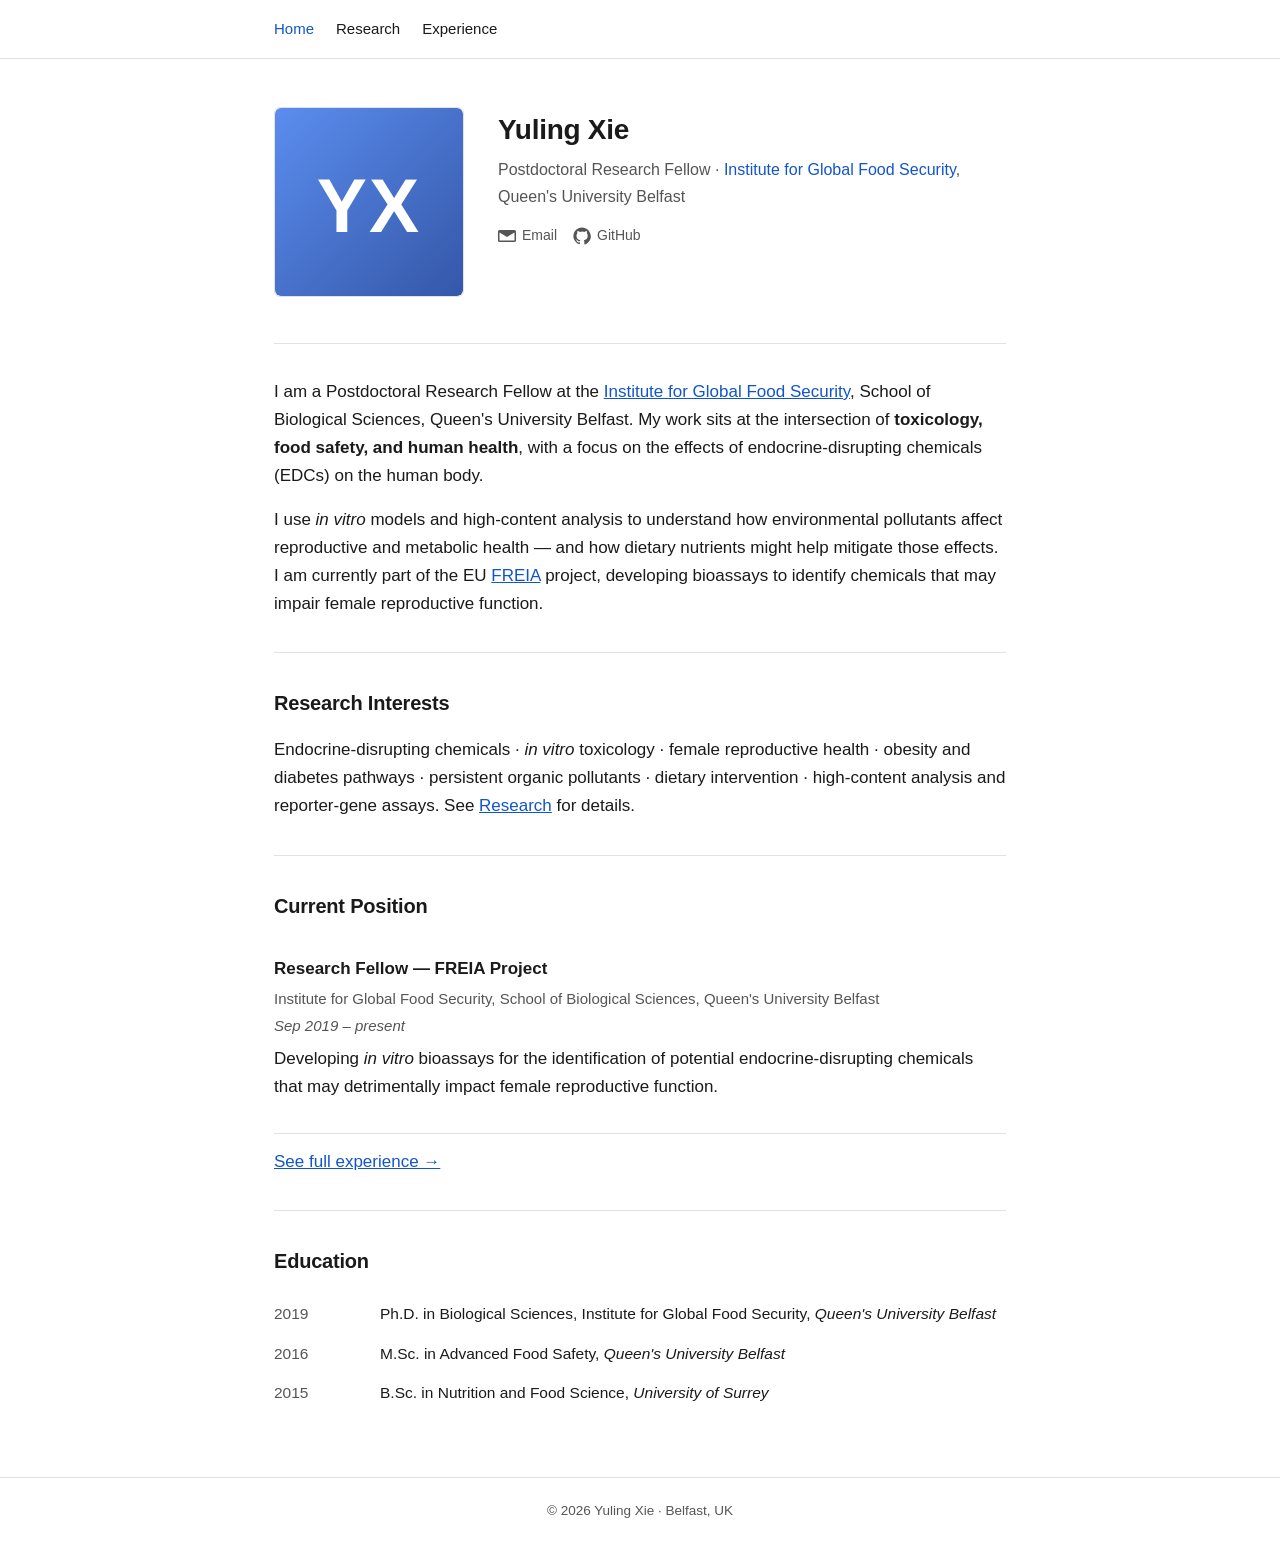
<file: index.html>
<!DOCTYPE html>
<html lang="en">
<head>
  <meta charset="UTF-8" />
  <meta name="viewport" content="width=device-width, initial-scale=1.0" />
  <title>Yuling Xie</title>
  <meta name="description" content="Yuling Xie — Postdoctoral Research Fellow in toxicology at the Institute for Global Food Security, Queen's University Belfast." />
  <link rel="stylesheet" href="style.css" />
  <link rel="icon" href="assets/profile.svg" type="image/svg+xml" />
</head>
<body>

  <!-- ===================== NAV ===================== -->
  <nav class="nav">
    <div class="container">
      <div class="nav-left">
        <a href="index.html" class="active">Home</a>
        <a href="research.html">Research</a>
        <a href="experience.html">Experience</a>
      </div>
    </div>
  </nav>

  <div class="container">
    <!-- ===================== HERO / BIO ===================== -->
    <header class="hero">
      <div class="hero-photo">
        <!-- To use a real photo: drop a file at assets/profile.jpg and change src below -->
        <img src="assets/profile.svg" alt="Portrait of Yuling Xie" />
      </div>

      <div class="hero-body">
        <h1>Yuling Xie</h1>
        <p class="role">
          Postdoctoral Research Fellow ·
          <a href="https://www.qub.ac.uk/institutes/global-food-security/">Institute for Global Food Security</a>,
          Queen's University Belfast
        </p>

        <div class="socials">
          <a href="mailto:yuling.xie@qub.ac.uk" title="Email">
            <svg viewBox="0 0 24 24"><path d="M2 4h20a2 2 0 0 1 2 2v12a2 2 0 0 1-2 2H2a2 2 0 0 1-2-2V6a2 2 0 0 1 2-2zm10 7L2.5 6h19L12 11zm0 2.2L2 7.3V18h20V7.3l-10 5.9z"/></svg>
            Email
          </a>
          <a href="https://github.com/Cher-Dou" title="GitHub">
            <svg viewBox="0 0 24 24"><path d="M12 .5C5.7.5.5 5.7.5 12c0 5.1 3.3 9.4 7.9 10.9.6.1.8-.2.8-.5v-2c-3.2.7-3.9-1.4-3.9-1.4-.5-1.3-1.3-1.7-1.3-1.7-1-.7.1-.7.1-.7 1.2.1 1.8 1.2 1.8 1.2 1 1.8 2.7 1.3 3.4 1 .1-.7.4-1.3.7-1.6-2.6-.3-5.3-1.3-5.3-5.7 0-1.3.5-2.3 1.2-3.1-.1-.3-.5-1.5.1-3.1 0 0 1-.3 3.3 1.2a11 11 0 0 1 6 0C17.3 5 18.3 5.3 18.3 5.3c.6 1.6.2 2.8.1 3.1.8.8 1.2 1.8 1.2 3.1 0 4.4-2.7 5.4-5.3 5.7.4.4.8 1.1.8 2.2v3.3c0 .3.2.6.8.5 4.6-1.5 7.9-5.8 7.9-10.9C23.5 5.7 18.3.5 12 .5z"/></svg>
            GitHub
          </a>
          <!-- Optional: add your Google Scholar / LinkedIn URLs and uncomment
          <a href="https://scholar.google.com/citations?user=YOUR_ID" title="Google Scholar">
            <svg viewBox="0 0 24 24"><path d="M12 3L1 9l11 6 9-4.9V17h2V9L12 3zM6 13.2v3.3c0 1.7 2.7 3 6 3s6-1.3 6-3v-3.3l-6 3.3-6-3.3z"/></svg>
            Scholar
          </a>
          <a href="https://www.linkedin.com/in/YOUR_HANDLE" title="LinkedIn">
            <svg viewBox="0 0 24 24"><path d="M4.98 3.5A2.5 2.5 0 1 1 0 3.5a2.5 2.5 0 0 1 4.98 0zM.5 8h4V24h-4V8zM8 8h3.8v2.2h.05c.53-1 1.83-2.2 3.77-2.2C19.6 8 21 10 21 13.5V24h-4v-9c0-2.1-.75-3.5-2.6-3.5-1.4 0-2.2.95-2.6 1.9-.13.33-.16.8-.16 1.26V24H8V8z"/></svg>
            LinkedIn
          </a>
          -->
        </div>
      </div>
    </header>

    <hr />

    <main>
      <!-- ===================== BIO ===================== -->
      <section class="bio">
        <p>
          I am a Postdoctoral Research Fellow at the
          <a href="https://www.qub.ac.uk/institutes/global-food-security/">Institute for Global Food Security</a>,
          School of Biological Sciences, Queen's University Belfast. My work sits at the
          intersection of <strong>toxicology, food safety, and human health</strong>,
          with a focus on the effects of endocrine-disrupting chemicals (EDCs) on the
          human body.
        </p>
        <p>
          I use <em>in vitro</em> models and high-content analysis to understand how
          environmental pollutants affect reproductive and metabolic health — and how
          dietary nutrients might help mitigate those effects. I am currently part of the
          EU <a href="https://www.freiaproject.eu/">FREIA</a> project, developing
          bioassays to identify chemicals that may impair female reproductive function.
        </p>
      </section>

      <hr />

      <!-- ===================== RESEARCH INTERESTS ===================== -->
      <section>
        <h2>Research Interests</h2>
        <p>
          Endocrine-disrupting chemicals · <em>in vitro</em> toxicology · female
          reproductive health · obesity and diabetes pathways · persistent organic
          pollutants · dietary intervention · high-content analysis and reporter-gene
          assays. See <a href="research.html">Research</a> for details.
        </p>
      </section>

      <hr />

      <!-- ===================== SELECTED EXPERIENCE ===================== -->
      <section>
        <h2>Current Position</h2>
        <div class="pub">
          <div class="pub-body">
            <p class="pub-title">Research Fellow — FREIA Project</p>
            <p class="pub-authors">Institute for Global Food Security, School of Biological Sciences, Queen's University Belfast</p>
            <p class="pub-venue">Sep 2019 – present</p>
            <p>
              Developing <em>in vitro</em> bioassays for the identification of potential
              endocrine-disrupting chemicals that may detrimentally impact female
              reproductive function.
            </p>
          </div>
        </div>
        <p style="margin-top:14px;"><a href="experience.html">See full experience →</a></p>
      </section>

      <hr />

      <!-- ===================== EDUCATION ===================== -->
      <section>
        <h2>Education</h2>
        <ul class="news">
          <li><span class="date">2019</span><span>Ph.D. in Biological Sciences, Institute for Global Food Security, <em>Queen's University Belfast</em></span></li>
          <li><span class="date">2016</span><span>M.Sc. in Advanced Food Safety, <em>Queen's University Belfast</em></span></li>
          <li><span class="date">2015</span><span>B.Sc. in Nutrition and Food Science, <em>University of Surrey</em></span></li>
        </ul>
      </section>
    </main>
  </div>

  <footer>
    <div class="container">
      © <span id="year">2026</span> Yuling Xie · Belfast, UK
    </div>
  </footer>

  <script>document.getElementById('year').textContent = new Date().getFullYear();</script>
</body>
</html>
</file>
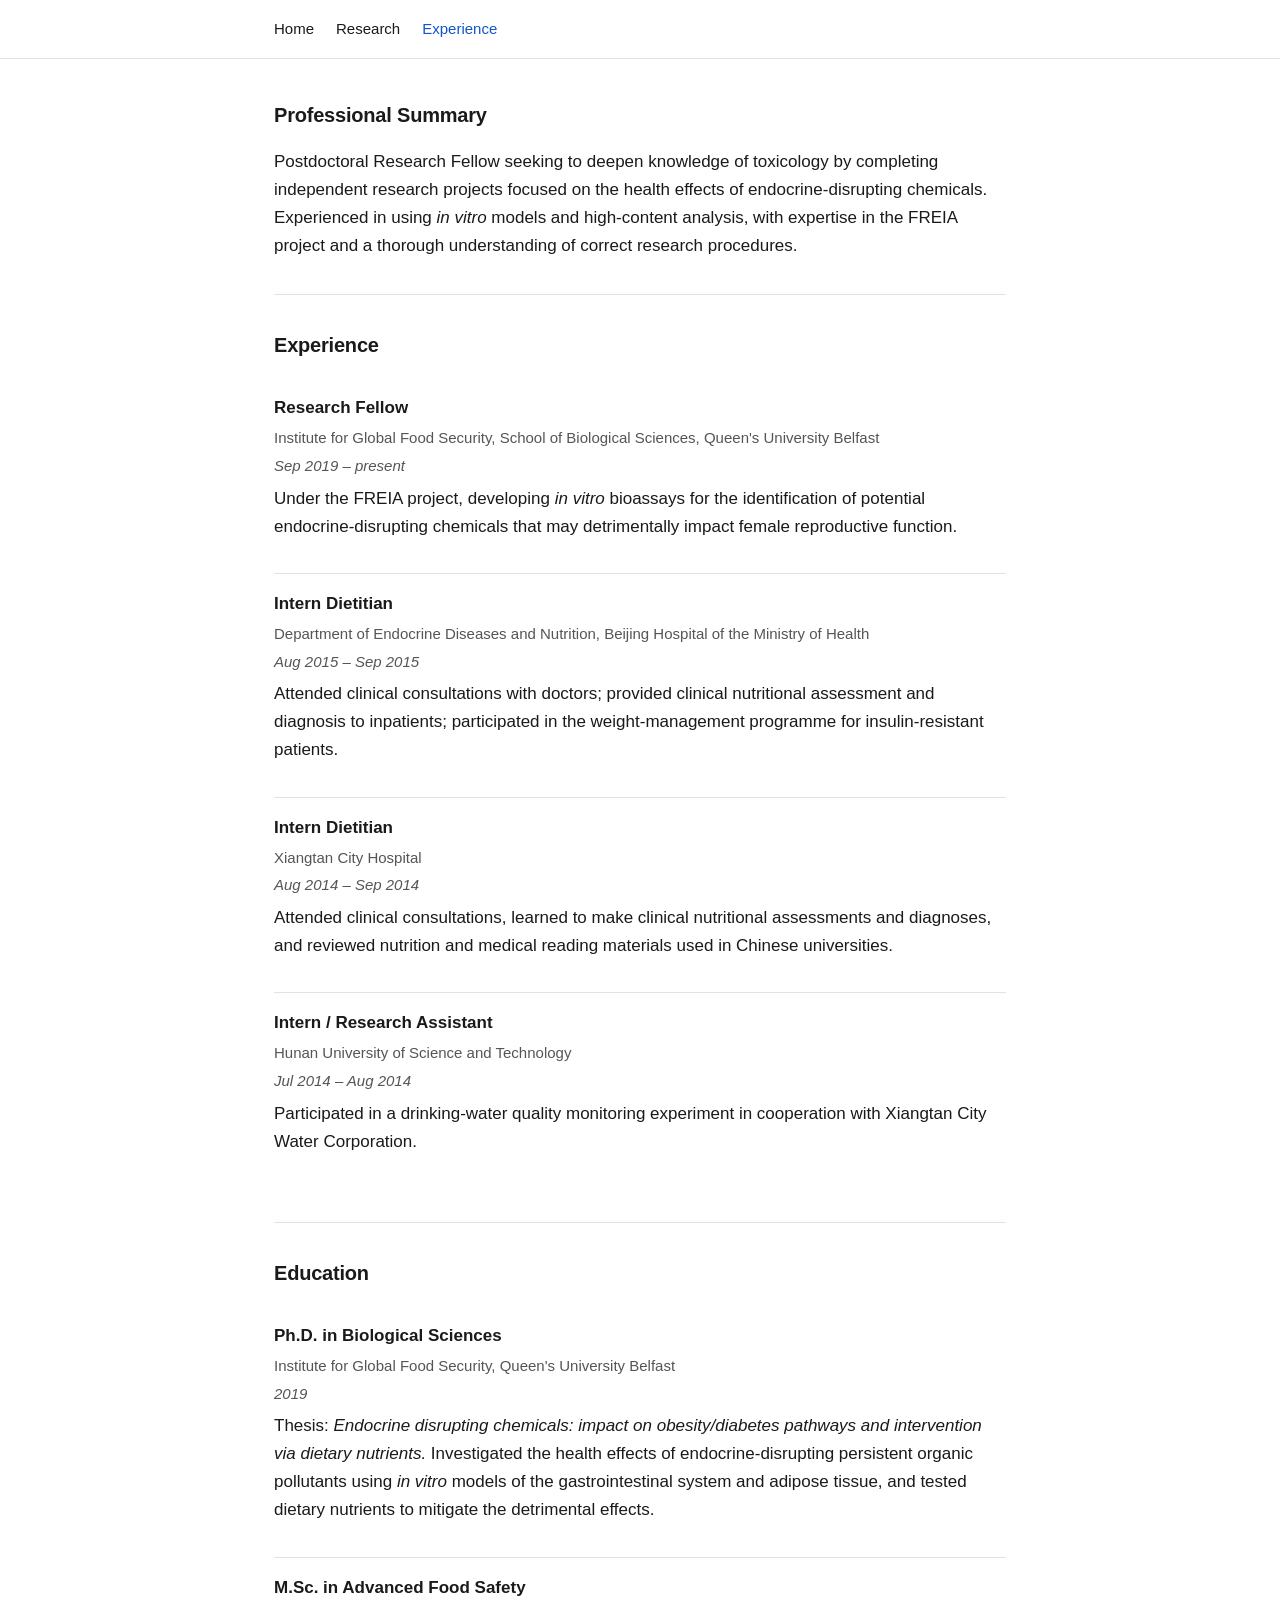
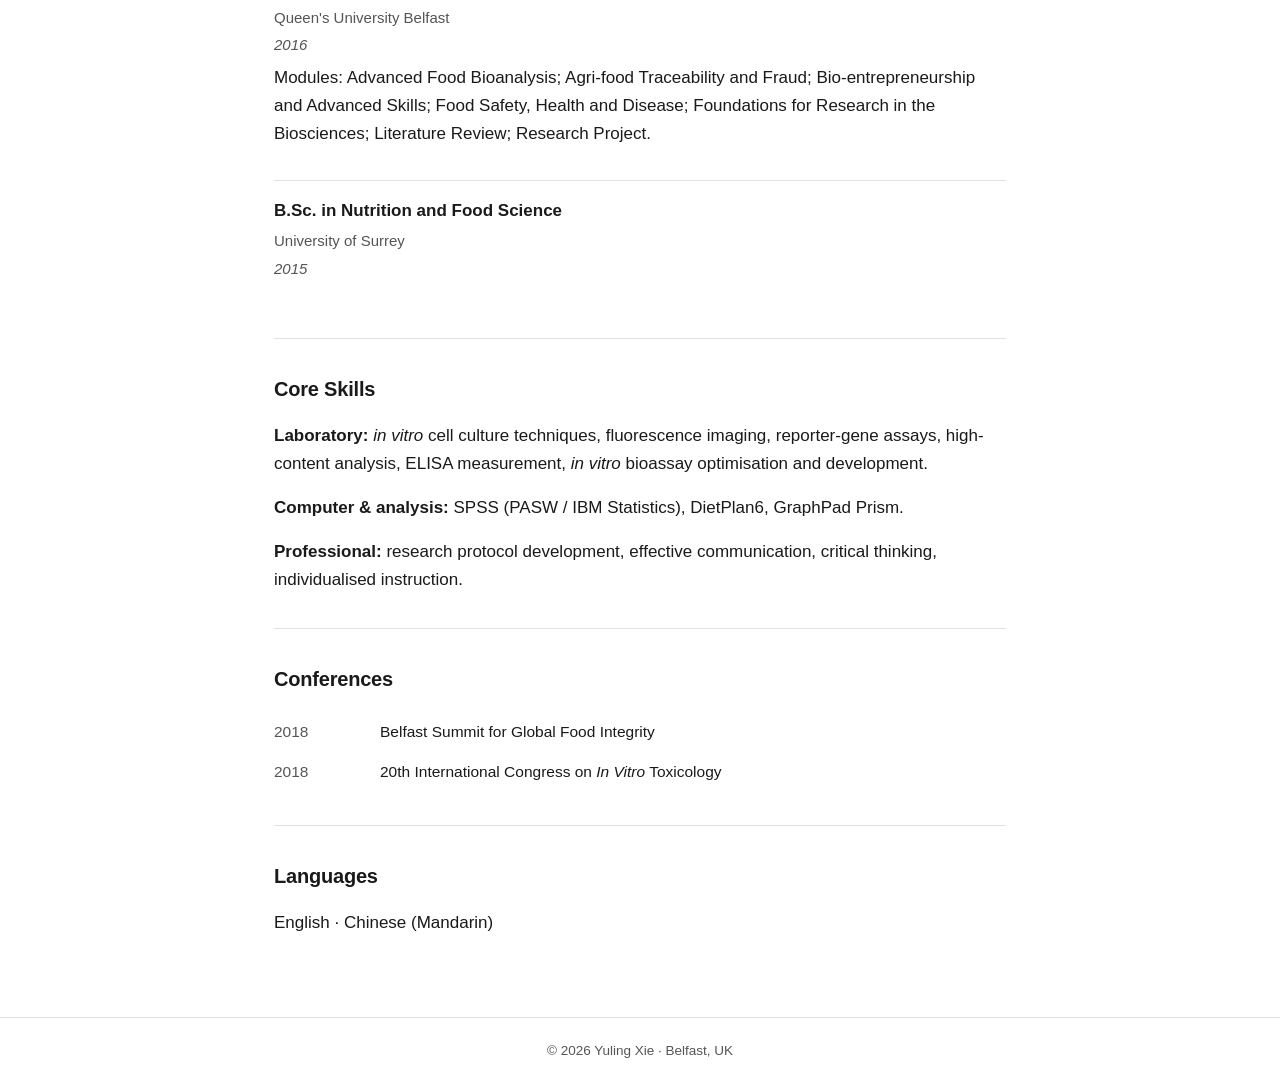
<file: experience.html>
<!DOCTYPE html>
<html lang="en">
<head>
  <meta charset="UTF-8" />
  <meta name="viewport" content="width=device-width, initial-scale=1.0" />
  <title>Experience — Yuling Xie</title>
  <meta name="description" content="Experience, education and skills of Yuling Xie." />
  <link rel="stylesheet" href="style.css" />
  <link rel="icon" href="assets/profile.svg" type="image/svg+xml" />
</head>
<body>

  <nav class="nav">
    <div class="container">
      <div class="nav-left">
        <a href="index.html">Home</a>
        <a href="research.html">Research</a>
        <a href="experience.html" class="active">Experience</a>
      </div>
    </div>
  </nav>

  <div class="container">
    <main style="padding-top:40px;">
      <section>
        <h2>Professional Summary</h2>
        <p>
          Postdoctoral Research Fellow seeking to deepen knowledge of toxicology by
          completing independent research projects focused on the health effects of
          endocrine-disrupting chemicals. Experienced in using <em>in vitro</em> models
          and high-content analysis, with expertise in the FREIA project and a thorough
          understanding of correct research procedures.
        </p>
      </section>

      <hr />

      <section>
        <h2>Experience</h2>

        <div class="pub">
          <div class="pub-body">
            <p class="pub-title">Research Fellow</p>
            <p class="pub-authors">Institute for Global Food Security, School of Biological Sciences, Queen's University Belfast</p>
            <p class="pub-venue">Sep 2019 – present</p>
            <p>Under the FREIA project, developing <em>in vitro</em> bioassays for the identification of potential endocrine-disrupting chemicals that may detrimentally impact female reproductive function.</p>
          </div>
        </div>

        <div class="pub">
          <div class="pub-body">
            <p class="pub-title">Intern Dietitian</p>
            <p class="pub-authors">Department of Endocrine Diseases and Nutrition, Beijing Hospital of the Ministry of Health</p>
            <p class="pub-venue">Aug 2015 – Sep 2015</p>
            <p>Attended clinical consultations with doctors; provided clinical nutritional assessment and diagnosis to inpatients; participated in the weight-management programme for insulin-resistant patients.</p>
          </div>
        </div>

        <div class="pub">
          <div class="pub-body">
            <p class="pub-title">Intern Dietitian</p>
            <p class="pub-authors">Xiangtan City Hospital</p>
            <p class="pub-venue">Aug 2014 – Sep 2014</p>
            <p>Attended clinical consultations, learned to make clinical nutritional assessments and diagnoses, and reviewed nutrition and medical reading materials used in Chinese universities.</p>
          </div>
        </div>

        <div class="pub">
          <div class="pub-body">
            <p class="pub-title">Intern / Research Assistant</p>
            <p class="pub-authors">Hunan University of Science and Technology</p>
            <p class="pub-venue">Jul 2014 – Aug 2014</p>
            <p>Participated in a drinking-water quality monitoring experiment in cooperation with Xiangtan City Water Corporation.</p>
          </div>
        </div>
      </section>

      <hr />

      <section>
        <h2>Education</h2>

        <div class="pub">
          <div class="pub-body">
            <p class="pub-title">Ph.D. in Biological Sciences</p>
            <p class="pub-authors">Institute for Global Food Security, Queen's University Belfast</p>
            <p class="pub-venue">2019</p>
            <p>Thesis: <em>Endocrine disrupting chemicals: impact on obesity/diabetes pathways and intervention via dietary nutrients.</em> Investigated the health effects of endocrine-disrupting persistent organic pollutants using <em>in vitro</em> models of the gastrointestinal system and adipose tissue, and tested dietary nutrients to mitigate the detrimental effects.</p>
          </div>
        </div>

        <div class="pub">
          <div class="pub-body">
            <p class="pub-title">M.Sc. in Advanced Food Safety</p>
            <p class="pub-authors">Queen's University Belfast</p>
            <p class="pub-venue">2016</p>
            <p>Modules: Advanced Food Bioanalysis; Agri-food Traceability and Fraud; Bio-entrepreneurship and Advanced Skills; Food Safety, Health and Disease; Foundations for Research in the Biosciences; Literature Review; Research Project.</p>
          </div>
        </div>

        <div class="pub">
          <div class="pub-body">
            <p class="pub-title">B.Sc. in Nutrition and Food Science</p>
            <p class="pub-authors">University of Surrey</p>
            <p class="pub-venue">2015</p>
          </div>
        </div>
      </section>

      <hr />

      <section>
        <h2>Core Skills</h2>
        <p><strong>Laboratory:</strong> <em>in vitro</em> cell culture techniques, fluorescence imaging, reporter-gene assays, high-content analysis, ELISA measurement, <em>in vitro</em> bioassay optimisation and development.</p>
        <p><strong>Computer &amp; analysis:</strong> SPSS (PASW / IBM Statistics), DietPlan6, GraphPad Prism.</p>
        <p><strong>Professional:</strong> research protocol development, effective communication, critical thinking, individualised instruction.</p>
      </section>

      <hr />

      <section>
        <h2>Conferences</h2>
        <ul class="news">
          <li><span class="date">2018</span><span>Belfast Summit for Global Food Integrity</span></li>
          <li><span class="date">2018</span><span>20th International Congress on <em>In Vitro</em> Toxicology</span></li>
        </ul>
      </section>

      <hr />

      <section>
        <h2>Languages</h2>
        <p>English · Chinese (Mandarin)</p>
      </section>
    </main>
  </div>

  <footer>
    <div class="container">
      © <span id="year">2026</span> Yuling Xie · Belfast, UK
    </div>
  </footer>

  <script>document.getElementById('year').textContent = new Date().getFullYear();</script>
</body>
</html>
</file>
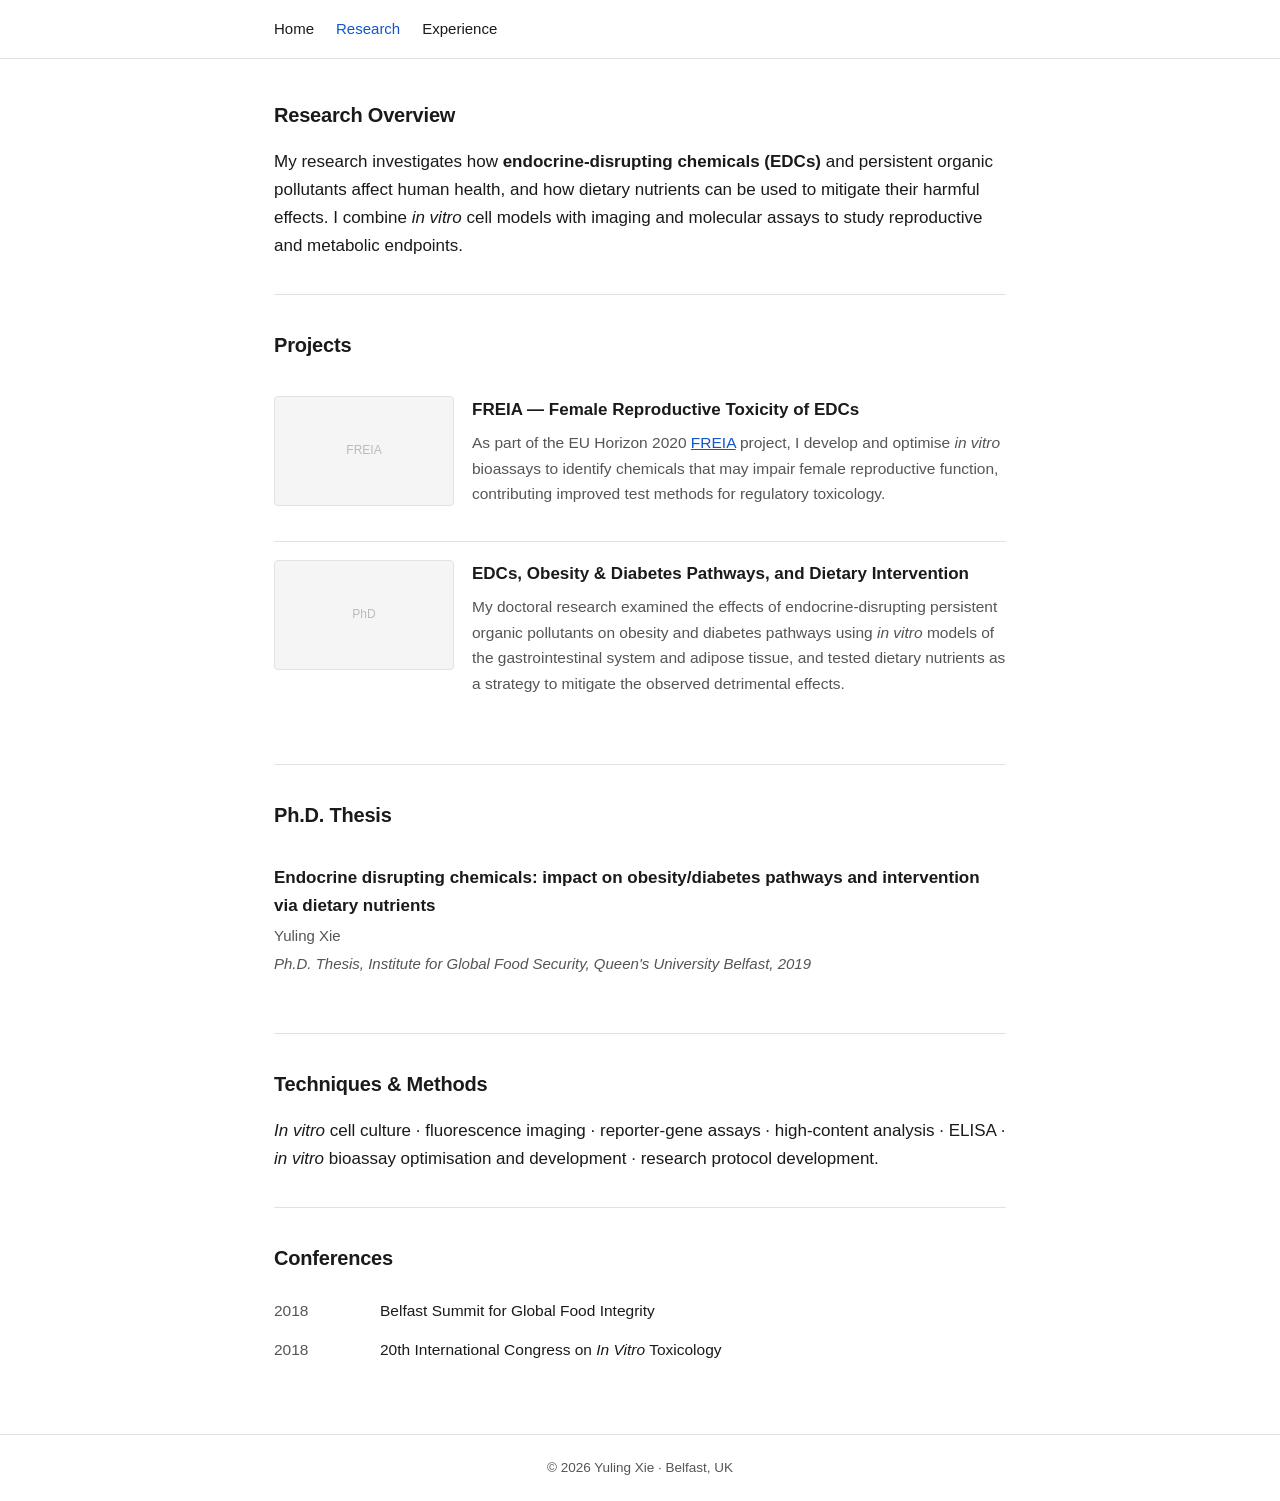
<file: research.html>
<!DOCTYPE html>
<html lang="en">
<head>
  <meta charset="UTF-8" />
  <meta name="viewport" content="width=device-width, initial-scale=1.0" />
  <title>Research — Yuling Xie</title>
  <meta name="description" content="Research of Yuling Xie on endocrine-disrupting chemicals and in vitro toxicology." />
  <link rel="stylesheet" href="style.css" />
  <link rel="icon" href="assets/profile.svg" type="image/svg+xml" />
</head>
<body>

  <nav class="nav">
    <div class="container">
      <div class="nav-left">
        <a href="index.html">Home</a>
        <a href="research.html" class="active">Research</a>
        <a href="experience.html">Experience</a>
      </div>
    </div>
  </nav>

  <div class="container">
    <main style="padding-top:40px;">
      <section>
        <h2>Research Overview</h2>
        <p>
          My research investigates how <strong>endocrine-disrupting chemicals (EDCs)</strong>
          and persistent organic pollutants affect human health, and how dietary
          nutrients can be used to mitigate their harmful effects. I combine
          <em>in vitro</em> cell models with imaging and molecular assays to study
          reproductive and metabolic endpoints.
        </p>
      </section>

      <hr />

      <section>
        <h2>Projects</h2>

        <div class="project">
          <div class="project-thumb"><div class="thumb-ph">FREIA</div></div>
          <div class="project-body">
            <h3>FREIA — Female Reproductive Toxicity of EDCs</h3>
            <p>
              As part of the EU Horizon 2020
              <a href="https://www.freiaproject.eu/">FREIA</a> project, I develop and
              optimise <em>in vitro</em> bioassays to identify chemicals that may impair
              female reproductive function, contributing improved test methods for
              regulatory toxicology.
            </p>
          </div>
        </div>

        <div class="project">
          <div class="project-thumb"><div class="thumb-ph">PhD</div></div>
          <div class="project-body">
            <h3>EDCs, Obesity &amp; Diabetes Pathways, and Dietary Intervention</h3>
            <p>
              My doctoral research examined the effects of endocrine-disrupting
              persistent organic pollutants on obesity and diabetes pathways using
              <em>in vitro</em> models of the gastrointestinal system and adipose tissue,
              and tested dietary nutrients as a strategy to mitigate the observed
              detrimental effects.
            </p>
          </div>
        </div>
      </section>

      <hr />

      <section>
        <h2>Ph.D. Thesis</h2>
        <div class="pub">
          <div class="pub-body">
            <p class="pub-title">Endocrine disrupting chemicals: impact on obesity/diabetes pathways and intervention via dietary nutrients</p>
            <p class="pub-authors">Yuling Xie</p>
            <p class="pub-venue">Ph.D. Thesis, Institute for Global Food Security, Queen's University Belfast, 2019</p>
          </div>
        </div>
      </section>

      <hr />

      <section>
        <h2>Techniques &amp; Methods</h2>
        <p>
          <em>In vitro</em> cell culture · fluorescence imaging · reporter-gene assays ·
          high-content analysis · ELISA · <em>in vitro</em> bioassay optimisation and
          development · research protocol development.
        </p>
      </section>

      <hr />

      <section>
        <h2>Conferences</h2>
        <ul class="news">
          <li><span class="date">2018</span><span>Belfast Summit for Global Food Integrity</span></li>
          <li><span class="date">2018</span><span>20th International Congress on <em>In Vitro</em> Toxicology</span></li>
        </ul>
      </section>
    </main>
  </div>

  <footer>
    <div class="container">
      © <span id="year">2026</span> Yuling Xie · Belfast, UK
    </div>
  </footer>

  <script>document.getElementById('year').textContent = new Date().getFullYear();</script>
</body>
</html>
</file>
<file: style.css>
/* ==========================================================================
   Cher-Dou — academic personal site
   Minimalist style inspired by yunlong-song.com
   ========================================================================== */

:root {
  --text: #1a1a1a;
  --text-soft: #555;
  --link: #1155cc;
  --link-hover: #0a3d91;
  --border: #e2e2e2;
  --bg: #ffffff;
  --accent: #f5f5f5;
  --maxw: 780px;
}

* { box-sizing: border-box; }

html { -webkit-text-size-adjust: 100%; }

body {
  margin: 0;
  background: var(--bg);
  color: var(--text);
  font-family: -apple-system, BlinkMacSystemFont, "Segoe UI", Roboto, Helvetica,
    Arial, "Helvetica Neue", sans-serif;
  font-size: 17px;
  line-height: 1.65;
  -webkit-font-smoothing: antialiased;
}

.container {
  max-width: var(--maxw);
  margin: 0 auto;
  padding: 0 24px;
}

/* ---------- Navigation ---------- */
.nav {
  border-bottom: 1px solid var(--border);
  background: var(--bg);
}
.nav .container {
  display: flex;
  align-items: center;
  justify-content: space-between;
  height: 58px;
}
.nav a {
  color: var(--text);
  text-decoration: none;
  margin-right: 22px;
  font-size: 15px;
  font-weight: 500;
}
.nav a:last-child { margin-right: 0; }
.nav a:hover { color: var(--link); }
.nav a.active { color: var(--link); }
.nav-left { display: flex; align-items: center; }
.nav-right { display: flex; align-items: center; }

/* ---------- Hero / bio ---------- */
.hero {
  display: flex;
  gap: 34px;
  align-items: flex-start;
  padding: 48px 0 12px;
}
.hero-photo {
  flex: 0 0 auto;
  width: 190px;
}
.hero-photo img {
  width: 190px;
  height: 190px;
  border-radius: 6px;
  object-fit: cover;
  display: block;
  border: 1px solid var(--border);
}
.hero-body { flex: 1 1 auto; min-width: 0; }
.hero-body h1 {
  margin: 0 0 4px;
  font-size: 28px;
  font-weight: 700;
  letter-spacing: -0.01em;
}
.hero-body .zh { color: var(--text-soft); font-weight: 400; font-size: 20px; }
.hero-body .role {
  margin: 0 0 14px;
  color: var(--text-soft);
  font-size: 16px;
}
.hero-body .role a { color: var(--link); text-decoration: none; }
.hero-body .role a:hover { text-decoration: underline; }

/* ---------- Social icons ---------- */
.socials {
  display: flex;
  gap: 16px;
  margin-top: 6px;
  flex-wrap: wrap;
}
.socials a {
  color: var(--text-soft);
  text-decoration: none;
  font-size: 14px;
  display: inline-flex;
  align-items: center;
  gap: 6px;
}
.socials a:hover { color: var(--link); }
.socials svg { width: 18px; height: 18px; fill: currentColor; }

/* ---------- Content ---------- */
main { padding-bottom: 64px; }

p { margin: 0 0 16px; }
a { color: var(--link); }
a:hover { color: var(--link-hover); }

hr {
  border: none;
  border-top: 1px solid var(--border);
  margin: 34px 0;
}

section h2 {
  font-size: 20px;
  font-weight: 700;
  margin: 0 0 16px;
  letter-spacing: -0.01em;
}

.bio p { color: var(--text); }

/* ---------- News list ---------- */
.news { list-style: none; padding: 0; margin: 0; }
.news li {
  display: flex;
  gap: 14px;
  padding: 7px 0;
  font-size: 15.5px;
}
.news .date {
  flex: 0 0 92px;
  color: var(--text-soft);
  font-variant-numeric: tabular-nums;
}

/* ---------- Publications ---------- */
.pub {
  display: flex;
  gap: 18px;
  padding: 16px 0;
  border-bottom: 1px solid var(--border);
}
.pub:last-child { border-bottom: none; }
.pub-thumb {
  flex: 0 0 150px;
  width: 150px;
}
.pub-thumb img,
.pub-thumb .thumb-ph {
  width: 150px;
  height: 90px;
  object-fit: cover;
  border-radius: 4px;
  border: 1px solid var(--border);
  display: block;
  background: var(--accent);
}
.pub-thumb .thumb-ph {
  display: flex;
  align-items: center;
  justify-content: center;
  color: #bbb;
  font-size: 12px;
}
.pub-body { flex: 1 1 auto; min-width: 0; }
.pub-title { font-weight: 600; margin: 0 0 4px; }
.pub-authors { color: var(--text-soft); font-size: 15px; margin: 0 0 3px; }
.pub-authors .me { color: var(--text); font-weight: 600; }
.pub-venue { font-size: 15px; font-style: italic; color: var(--text-soft); margin: 0 0 6px; }
.pub-links a {
  font-size: 14px;
  text-decoration: none;
  margin-right: 12px;
  color: var(--link);
}
.pub-links a:hover { text-decoration: underline; }

/* ---------- Project cards ---------- */
.project {
  display: flex;
  gap: 18px;
  padding: 18px 0;
  border-bottom: 1px solid var(--border);
}
.project:last-child { border-bottom: none; }
.project-thumb { flex: 0 0 180px; width: 180px; }
.project-thumb img,
.project-thumb .thumb-ph {
  width: 180px;
  height: 110px;
  object-fit: cover;
  border-radius: 4px;
  border: 1px solid var(--border);
  background: var(--accent);
  display: flex;
  align-items: center;
  justify-content: center;
  color: #bbb;
  font-size: 12px;
}
.project-body h3 { margin: 0 0 6px; font-size: 17px; }
.project-body p { font-size: 15.5px; color: var(--text-soft); }

/* ---------- Footer ---------- */
footer {
  border-top: 1px solid var(--border);
  padding: 22px 0;
  color: var(--text-soft);
  font-size: 13.5px;
  text-align: center;
}

/* ---------- Responsive ---------- */
@media (max-width: 640px) {
  body { font-size: 16px; }
  .hero { flex-direction: column; align-items: center; text-align: center; gap: 20px; }
  .socials { justify-content: center; }
  .nav .container { height: auto; padding: 12px 24px; flex-wrap: wrap; gap: 8px; }
  .nav a { margin-right: 16px; }
  .pub, .project { flex-direction: column; }
  .pub-thumb, .project-thumb { width: 100%; flex-basis: auto; }
  .pub-thumb img, .pub-thumb .thumb-ph,
  .project-thumb img, .project-thumb .thumb-ph { width: 100%; height: 150px; }
  .news li { flex-direction: column; gap: 2px; }
  .news .date { flex-basis: auto; }
}
</file>
